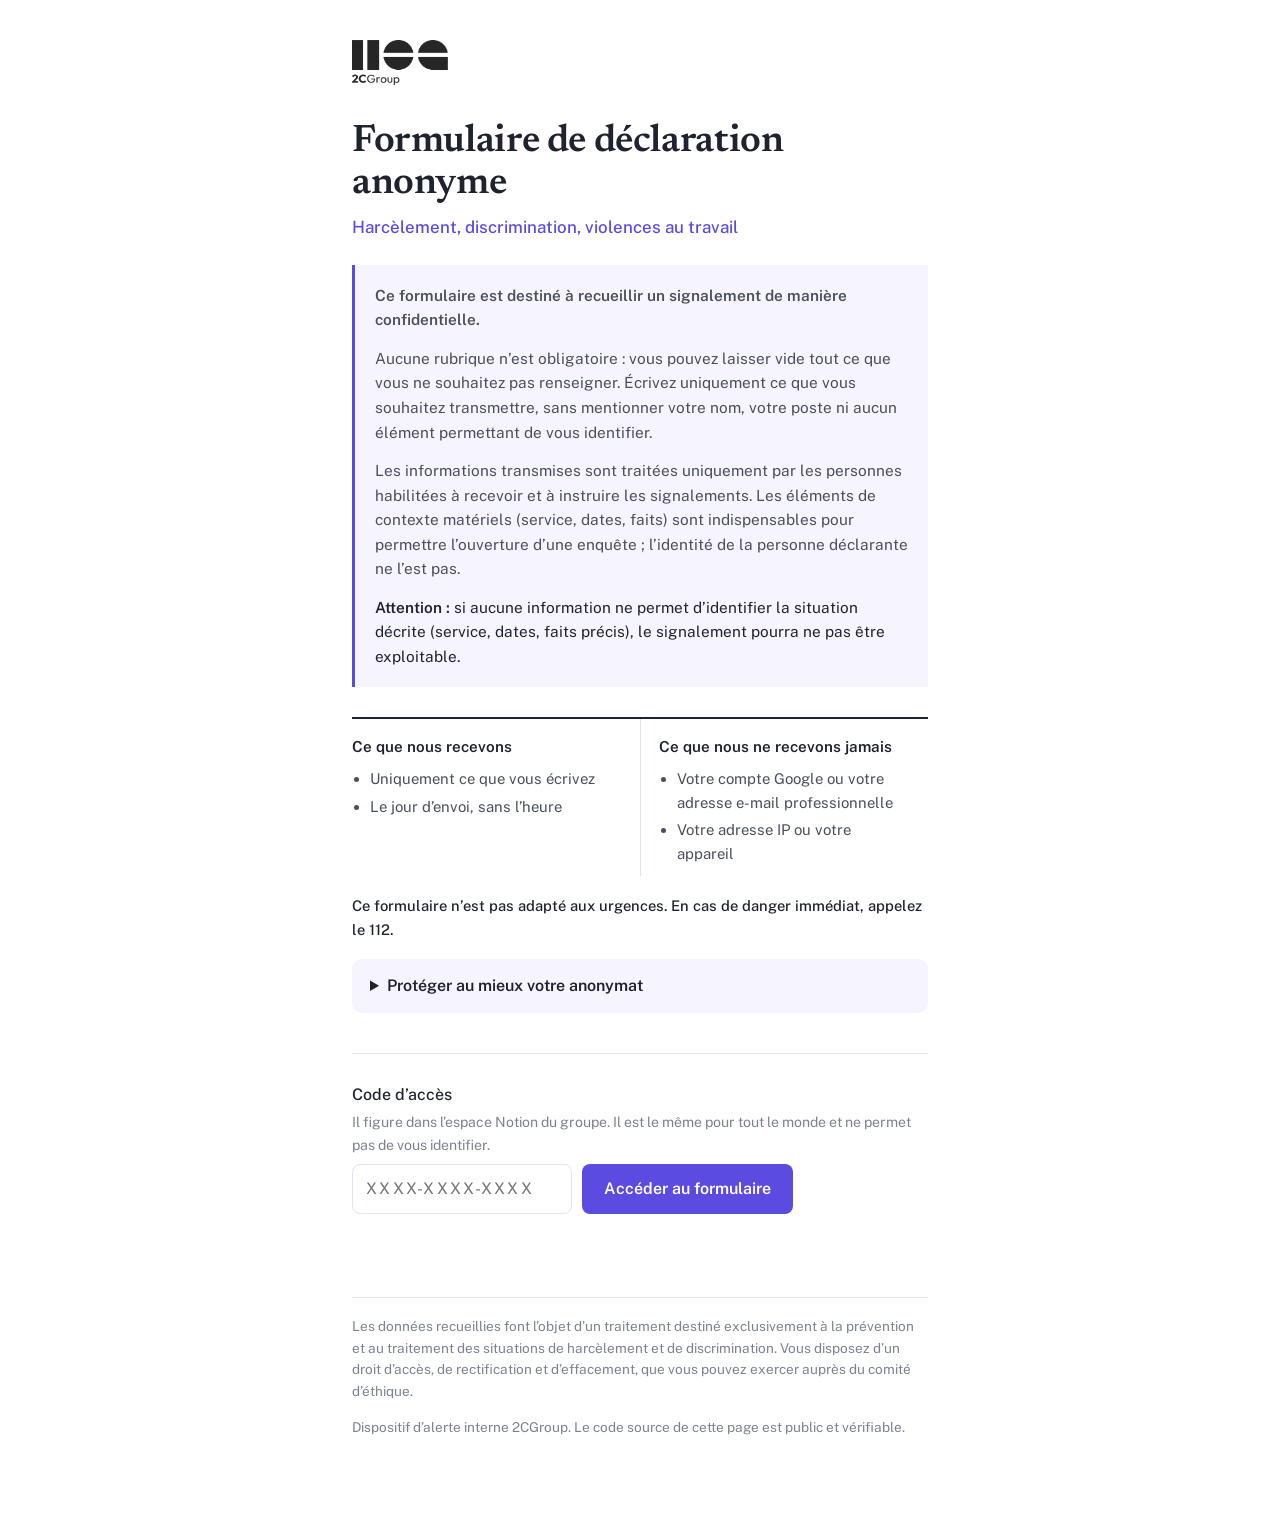
<file: docs/index.html>
<!DOCTYPE html>
<html lang="fr">
<head>
<meta charset="utf-8">
<meta name="viewport" content="width=device-width, initial-scale=1, viewport-fit=cover">
<meta http-equiv="Content-Security-Policy" content="default-src 'none'; script-src 'self'; style-src 'self'; font-src 'self'; img-src 'self'; connect-src https://script.google.com https://script.googleusercontent.com; base-uri 'none'; form-action 'none'">
<meta name="referrer" content="no-referrer">
<meta name="robots" content="noindex, nofollow">
<title>Formulaire de déclaration anonyme — 2CGroup</title>
<link rel="stylesheet" href="assets/style.css">
<script src="assets/config.js" defer></script>
<script src="assets/app.js" defer></script>
</head>
<body>
<main>
  <img class="logo" src="assets/logo.png" alt="2CGroup" width="120" height="56">

  <section id="intro">
    <h1>Formulaire de déclaration anonyme</h1>
    <p class="kicker">Harcèlement, discrimination, violences au travail</p>

    <div class="notice">
      <p><strong>Ce formulaire est destiné à recueillir un signalement de manière confidentielle.</strong></p>
      <p>Aucune rubrique n’est obligatoire&nbsp;: vous pouvez laisser vide tout ce que vous ne souhaitez pas renseigner. Écrivez uniquement ce que vous souhaitez transmettre, sans mentionner votre nom, votre poste ni aucun élément permettant de vous identifier.</p>
      <p>Les informations transmises sont traitées uniquement par les personnes habilitées à recevoir et à instruire les signalements. Les éléments de contexte matériels (service, dates, faits) sont indispensables pour permettre l’ouverture d’une enquête&nbsp;; l’identité de la personne déclarante ne l’est pas.</p>
      <p class="warn"><strong>Attention&nbsp;:</strong> si aucune information ne permet d’identifier la situation décrite (service, dates, faits précis), le signalement pourra ne pas être exploitable.</p>
    </div>

    <div class="ledger">
      <div>
        <h2 class="ledger-title">Ce que nous recevons</h2>
        <ul>
          <li>Uniquement ce que vous écrivez</li>
          <li>Le jour d’envoi, sans l’heure</li>
        </ul>
      </div>
      <div>
        <h2 class="ledger-title">Ce que nous ne recevons jamais</h2>
        <ul>
          <li>Votre compte Google ou votre adresse e-mail professionnelle</li>
          <li>Votre adresse IP ou votre appareil</li>
        </ul>
      </div>
    </div>

    <p class="urgent-line">Ce formulaire n’est pas adapté aux urgences. En cas de danger immédiat, appelez le 112.</p>

    <details>
      <summary>Protéger au mieux votre anonymat</summary>
      <ul>
        <li>Inutile de vous déconnecter de votre compte Google&nbsp;: ce formulaire n’envoie aucun cookie et ne peut pas savoir qui vous êtes.</li>
        <li>Les réseaux et ordinateurs de l’entreprise peuvent garder une trace des sites visités. Si vous le pouvez, utilisez un appareil personnel, en 4G ou sur votre wifi personnel.</li>
        <li>Évitez les détails qui vous désigneraient indirectement, sauf s’ils sont nécessaires.</li>
        <li>Pour être recontacté·e, préférez un pseudonyme et une adresse e-mail créée pour l’occasion.</li>
      </ul>
    </details>
  </section>

  <form id="gate" class="gate" novalidate autocomplete="off">
    <label for="accessCode">Code d’accès</label>
    <p class="help">Il figure dans l’espace Notion du groupe. Il est le même pour tout le monde et ne permet pas de vous identifier.</p>
    <div class="gate-row">
      <input type="text" id="accessCode" name="accessCode" maxlength="20" autocomplete="off" autocapitalize="characters" spellcheck="false" placeholder="XXXX-XXXX-XXXX" required>
      <button type="submit" id="unlock">Accéder au formulaire</button>
    </div>
    <p class="error" id="gateError" role="alert"></p>
  </form>

  <form id="report" novalidate hidden autocomplete="off">

    <fieldset>
      <legend><span class="h2">1. Identification (facultatif)</span>
        <span class="hint">Ces informations ne sont pas nécessaires à la recevabilité de votre déclaration. Elles permettent uniquement de vous recontacter si vous le souhaitez.</span></legend>
      <div class="field">
        <label for="name">Nom ou pseudonyme</label>
        <input type="text" id="name" name="name" maxlength="120" autocomplete="off">
      </div>
      <div class="field">
        <label for="contact">Adresse e-mail ou moyen de contact</label>
        <p class="help">Si vous acceptez d’être recontacté·e. Préférez une adresse personnelle ou créée pour l’occasion.</p>
        <input type="text" id="contact" name="contact" maxlength="200" autocomplete="off">
      </div>
    </fieldset>

    <fieldset>
      <legend><span class="h2">2. À quel titre effectuez-vous cette déclaration&nbsp;?</span></legend>
      <div class="checks">
        <label class="check"><input type="checkbox" name="roles" value="concerne"><span>J’ai été personnellement concerné·e par les faits</span></label>
        <label class="check"><input type="checkbox" name="roles" value="temoin"><span>J’ai été témoin direct des faits</span></label>
        <label class="check"><input type="checkbox" name="roles" value="indirect"><span>Je transmets des éléments dont j’ai eu connaissance indirectement</span></label>
        <label class="check"><input type="checkbox" name="roles" value="autre"><span>Autre</span></label>
        <input type="text" class="other" name="rolesOther" maxlength="300" aria-label="Préciser l’autre qualité" placeholder="Préciser" autocomplete="off">
      </div>
    </fieldset>

    <fieldset>
      <legend><span class="h2">3. Objet de la déclaration</span></legend>
      <div class="checks">
        <label class="check"><input type="checkbox" name="subjects" value="harcelement_moral"><span>Harcèlement moral</span></label>
        <label class="check"><input type="checkbox" name="subjects" value="harcelement_sexuel"><span>Harcèlement sexuel</span></label>
        <label class="check"><input type="checkbox" name="subjects" value="discrimination"><span>Discrimination</span></label>
        <label class="check"><input type="checkbox" name="subjects" value="violences"><span>Violences physiques ou verbales</span></label>
        <label class="check"><input type="checkbox" name="subjects" value="autre"><span>Autre</span></label>
        <input type="text" class="other" name="subjectsOther" maxlength="300" aria-label="Préciser l’autre objet" placeholder="Préciser" autocomplete="off">
      </div>
      <div class="field">
        <label for="discriminationGround">Motif de discrimination, si applicable</label>
        <p class="help">Âge, sexe, origine, handicap, religion, situation de famille, orientation sexuelle, opinions, état de santé…</p>
        <input type="text" id="discriminationGround" name="discriminationGround" maxlength="300" autocomplete="off">
      </div>
      <div class="field">
        <label for="subjectDetails">Précisions</label>
        <textarea id="subjectDetails" name="subjectDetails" maxlength="2000" autocomplete="off"></textarea>
      </div>
    </fieldset>

    <fieldset>
      <legend><span class="h2">4. Description des faits</span>
        <span class="hint">Décrivez les faits de la manière la plus précise possible, de votre point de vue, sans interprétation&nbsp;: ce qui s’est passé, comment, à quelle fréquence.</span></legend>
      <div class="field">
        <label for="description" class="sr-only">Description des faits</label>
        <textarea id="description" name="description" maxlength="10000" autocomplete="off"></textarea>
        <div class="counter"><span id="count">0</span> / 10&nbsp;000</div>
      </div>
    </fieldset>

    <fieldset>
      <legend><span class="h2">5. Dates, lieux et fréquence</span></legend>
      <div class="grid2">
        <div class="field">
          <label for="dateFrom">Date des faits, ou début de la période</label>
          <input type="date" id="dateFrom" name="dateFrom" autocomplete="off">
        </div>
        <div class="field">
          <label for="dateTo">Fin de la période <span class="opt">(si plusieurs jours)</span></label>
          <input type="date" id="dateTo" name="dateTo" autocomplete="off">
        </div>
      </div>
      <div class="field">
        <label for="place">Lieu ou service concerné</label>
        <input type="text" id="place" name="place" maxlength="300" autocomplete="off">
      </div>
      <div class="field">
        <label for="frequency">Fréquence</label>
        <select id="frequency" name="frequency" autocomplete="off">
          <option value="">Non précisée</option>
          <option value="isole">Fait isolé</option>
          <option value="repete">Répété</option>
          <option value="quotidien">Quotidien</option>
        </select>
      </div>
      <div class="field">
        <label for="usualTime">Heure habituelle, si pertinent</label>
        <input type="text" id="usualTime" name="usualTime" maxlength="100" autocomplete="off">
      </div>
    </fieldset>

    <fieldset>
      <legend><span class="h2">6. Personne(s) mise(s) en cause</span>
        <span class="hint">Ne renseignez pas de nom si vous ne le souhaitez pas&nbsp;: une fonction ou un service suffit souvent à lancer les vérifications.</span></legend>
      <div class="field">
        <label for="accusedName">Nom ou fonction</label>
        <input type="text" id="accusedName" name="accusedName" maxlength="300" autocomplete="off">
      </div>
      <div class="field">
        <label for="accusedService">Service / établissement</label>
        <input type="text" id="accusedService" name="accusedService" maxlength="300" autocomplete="off">
      </div>
      <div class="field">
        <span class="label">Lien hiérarchique avec la personne concernée</span>
        <div class="radios">
          <label class="check"><input type="radio" name="hierarchy" value="oui"><span>Oui</span></label>
          <label class="check"><input type="radio" name="hierarchy" value="non"><span>Non</span></label>
          <label class="check"><input type="radio" name="hierarchy" value="collegue"><span>Collègue</span></label>
          <label class="check"><input type="radio" name="hierarchy" value="autre"><span>Autre</span></label>
          <input type="text" class="other" id="hierarchyOther" name="hierarchyOther" maxlength="300" aria-label="Préciser le lien avec la personne concernée" placeholder="Préciser" autocomplete="off" hidden>
        </div>
      </div>
    </fieldset>

    <fieldset>
      <legend><span class="h2">7. Témoins et éléments matériels</span>
        <span class="hint">Décrivez-les sans les joindre. Ils pourront vous être demandés si vous laissez un contact.</span></legend>
      <div class="field">
        <label class="check"><input type="checkbox" name="evidence" value="temoins"><span>Témoins directs (nombre, fonction, sans nom obligatoire)</span></label>
        <input type="text" class="other" name="evidenceWitnesses" maxlength="1000" aria-label="Précisions sur les témoins" placeholder="Précisions" autocomplete="off">
      </div>
      <div class="field">
        <label class="check"><input type="checkbox" name="evidence" value="ecrits"><span>Écrits, courriels, messages, photographies, enregistrements</span></label>
        <input type="text" class="other" name="evidenceDocuments" maxlength="1000" aria-label="Précisions sur les écrits et enregistrements" placeholder="Précisions" autocomplete="off">
      </div>
      <div class="field">
        <label class="check"><input type="checkbox" name="evidence" value="medical"><span>Comptes rendus médicaux ou arrêts de travail</span></label>
        <input type="text" class="other" name="evidenceMedical" maxlength="1000" aria-label="Précisions sur les éléments médicaux" placeholder="Précisions" autocomplete="off">
      </div>
    </fieldset>

    <fieldset>
      <legend><span class="h2">8. Démarches déjà entreprises</span></legend>
      <div class="checks">
        <label class="check"><input type="checkbox" name="steps" value="aucune"><span>Aucune démarche à ce jour</span></label>
        <label class="check"><input type="checkbox" name="steps" value="hierarchie"><span>Alerte ou information de la hiérarchie</span></label>
        <label class="check"><input type="checkbox" name="steps" value="cse"><span>Saisine des représentants du personnel / CSE</span></label>
        <label class="check"><input type="checkbox" name="steps" value="inspection"><span>Déclaration à l’inspection du travail</span></label>
        <label class="check"><input type="checkbox" name="steps" value="plainte"><span>Dépôt de plainte ou de main courante</span></label>
        <label class="check"><input type="checkbox" name="steps" value="medecin"><span>Consultation du médecin du travail</span></label>
        <label class="check"><input type="checkbox" name="steps" value="autre"><span>Autre</span></label>
        <input type="text" class="other" name="stepsOther" maxlength="300" aria-label="Préciser l’autre démarche" placeholder="Préciser" autocomplete="off">
      </div>
    </fieldset>

    <fieldset>
      <legend><span class="h2">9. Ce que vous attendez de la suite donnée</span></legend>
      <div class="checks">
        <label class="check"><input type="checkbox" name="expectations" value="enquete"><span>Une enquête interne</span></label>
        <label class="check"><input type="checkbox" name="expectations" value="protection"><span>Une mesure de protection ou de mise à distance</span></label>
        <label class="check"><input type="checkbox" name="expectations" value="mediation"><span>Une médiation</span></label>
        <label class="check"><input type="checkbox" name="expectations" value="enregistrement"><span>Un simple enregistrement du signalement</span></label>
        <label class="check"><input type="checkbox" name="expectations" value="suivi" id="expectFollowUp"><span>Être informé·e de l’avancement (un moyen de contact est alors nécessaire, rubrique 1)</span></label>
        <label class="check"><input type="checkbox" name="expectations" value="autre"><span>Autre</span></label>
        <input type="text" class="other" name="expectationsOther" maxlength="300" aria-label="Préciser l’autre attente" placeholder="Préciser" autocomplete="off">
      </div>
    </fieldset>

    <fieldset>
      <legend><span class="h2">10. Situation urgente&nbsp;?</span></legend>
      <div class="radios">
        <label class="check"><input type="radio" name="urgent" value="oui"><span>Oui, risque immédiat pour la santé ou la sécurité d’une personne</span></label>
        <label class="check"><input type="radio" name="urgent" value="non"><span>Non</span></label>
      </div>
      <div class="alert" id="urgentInfo" hidden role="alert">
        <p><strong>Ce formulaire n’est pas traité en temps réel</strong>&nbsp;: les signalements sont transmis une fois par jour. Signalez la situation sans délai par un autre canal&nbsp;: un responsable, les ressources humaines ou le médecin du travail. En cas de danger immédiat, appelez le 112 (ou le 15 pour le SAMU, le 17 pour la police).</p>
      </div>
    </fieldset>

    <fieldset>
      <legend><span class="h2">11. Déclaration du déclarant</span>
        <span class="hint">Les deux cases sont obligatoires pour envoyer la déclaration.</span></legend>
      <div class="checks">
        <label class="check"><input type="checkbox" id="certifyAccurate" name="certifyAccurate" required><span>Je certifie que les informations transmises sont exactes et sincères à ma connaissance.</span></label>
        <label class="check"><input type="checkbox" id="certifyInformed" name="certifyInformed" required><span>Je suis informé·e que ce formulaire va être transmis aux personnes chargées du traitement des signalements au sein de l’organisme.</span></label>
      </div>
      <div class="hp" aria-hidden="true">
        <label for="website">Ne pas remplir</label>
        <input type="text" id="website" name="website" tabindex="-1" autocomplete="off">
      </div>
    </fieldset>

    <button type="submit" id="send">Envoyer la déclaration</button>
    <p class="error" id="error" role="alert"></p>
  </form>

  <section id="done" hidden aria-live="polite">
    <h1>Déclaration envoyée</h1>
    <p class="lead">Elle sera transmise aux personnes chargées de la traiter dans les 24&nbsp;heures. Notez ce numéro de dossier&nbsp;: il vous permettra de compléter votre déclaration plus tard en le mentionnant dans un nouvel envoi.</p>
    <p class="ref" id="ref"></p>
    <div class="copy">
      <p>Vous pouvez conserver une copie de votre déclaration. Attention&nbsp;: ce fichier restera sur l’appareil utilisé. Évitez de l’enregistrer sur un ordinateur professionnel ou partagé.</p>
      <button type="button" id="download" class="secondary">Télécharger une copie</button>
    </div>
    <p>Vous pouvez ensuite fermer cette page.</p>
  </section>

  <footer>
    <p>Les données recueillies font l’objet d’un traitement destiné exclusivement à la prévention et au traitement des situations de harcèlement et de discrimination. Vous disposez d’un droit d’accès, de rectification et d’effacement, que vous pouvez exercer auprès du comité d’éthique.</p>
    <p>Dispositif d’alerte interne 2CGroup. Le code source de cette page est public et vérifiable.</p>
  </footer>
</main>
<noscript><p class="noscript">Ce formulaire nécessite JavaScript pour chiffrer et transmettre votre déclaration.</p></noscript>
</body>
</html>
</file>
<file: docs/assets/style.css>
@font-face { font-family: "Newsreader"; font-weight: 500; font-style: normal; font-display: swap; src: url("fonts/newsreader-latin-500-normal.woff2") format("woff2"); }
@font-face { font-family: "Newsreader"; font-weight: 600; font-style: normal; font-display: swap; src: url("fonts/newsreader-latin-600-normal.woff2") format("woff2"); }
@font-face { font-family: "Public Sans"; font-weight: 400; font-style: normal; font-display: swap; src: url("fonts/public-sans-latin-400-normal.woff2") format("woff2"); }
@font-face { font-family: "Public Sans"; font-weight: 500; font-style: normal; font-display: swap; src: url("fonts/public-sans-latin-500-normal.woff2") format("woff2"); }
@font-face { font-family: "Public Sans"; font-weight: 600; font-style: normal; font-display: swap; src: url("fonts/public-sans-latin-600-normal.woff2") format("woff2"); }

:root {
  --bg: #ffffff;
  --surface: #f6f4ff;
  --line: #e4e0fa;
  --ink: #1f2330;
  --body: #4a4f5a;
  --mute: #7d8290;
  --accent: #5b4be0;
  --accent-ink: #ffffff;
  --danger: #b3261e;
  --focus: #8a7ee8;
  color-scheme: light;
}
@media (prefers-color-scheme: dark) {
  :root {
    --bg: #15161d;
    --surface: #1e1f2a;
    --line: #2f3042;
    --ink: #eceaf7;
    --body: #c3c5d0;
    --mute: #8b8fa0;
    --accent: #a99ff2;
    --accent-ink: #15161d;
    --danger: #f2a49e;
    --focus: #cdc6fa;
    color-scheme: dark;
  }
  .logo { filter: invert(1); }
}

* { box-sizing: border-box; }
[hidden] { display: none !important; }
html { background: var(--bg); }
body {
  margin: 0; background: var(--bg); color: var(--body);
  font-family: "Public Sans", system-ui, -apple-system, "Segoe UI", sans-serif;
  font-size: 16px; line-height: 1.6;
  padding-top: env(safe-area-inset-top, 0px);
  padding-bottom: env(safe-area-inset-bottom, 0px);
}
main { max-width: 620px; margin: 0 auto; padding: 40px 22px 64px; }
.logo { display: block; width: 96px; height: auto; margin-bottom: 36px; }

h1, .h2 { font-family: "Newsreader", Georgia, serif; color: var(--ink); font-weight: 600; }
h1 { font-size: 2.4rem; line-height: 1.1; margin: 0 0 14px; letter-spacing: -0.01em; }
.h2 { display: block; font-size: 1.35rem; line-height: 1.25; margin: 0 0 4px; }
p { margin: 0 0 14px; }
.lead { font-size: 1.06rem; max-width: 34em; }
.kicker { font-size: 1.06rem; color: var(--accent); font-weight: 500; margin: -6px 0 24px; }
.sr-only { position: absolute; width: 1px; height: 1px; padding: 0; margin: -1px; overflow: hidden; clip: rect(0 0 0 0); white-space: nowrap; border: 0; }

/* Encadré d'introduction de la trame */
.notice { background: var(--surface); border-left: 3px solid var(--accent); padding: 18px 20px 4px; font-size: .96rem; }
.notice .warn { color: var(--ink); }
.urgent-line { font-size: .92rem; color: var(--ink); font-weight: 500; margin: 18px 0; }

/* Ce qui est transmis, ce qui ne l'est jamais */
.ledger { display: grid; grid-template-columns: 1fr 1fr; margin: 30px 0 18px; border-top: 2px solid var(--ink); }
.ledger > div { padding: 16px 18px 6px 0; }
.ledger > div + div { padding-left: 18px; border-left: 1px solid var(--line); }
.ledger-title { margin: 0 0 8px; font-size: .95rem; color: var(--ink); font-weight: 600; font-family: inherit; }
.ledger ul { margin: 0; padding-left: 18px; font-size: .93rem; }
.ledger li { margin-bottom: 4px; }

details { background: var(--surface); border-radius: 10px; padding: 14px 18px; margin-bottom: 40px; }
summary { cursor: pointer; color: var(--ink); font-weight: 600; }
details ul { margin: 12px 0 2px; padding-left: 18px; font-size: .93rem; }
details li { margin-bottom: 6px; }

/* Écran du code d'accès */
.gate { border-top: 1px solid var(--line); padding-top: 28px; }
.gate-row { display: flex; gap: 10px; flex-wrap: wrap; }
#accessCode { flex: 0 1 220px; letter-spacing: .08em; text-transform: uppercase; }

fieldset { border: 0; padding: 0; margin: 0 0 38px; min-width: 0; }
legend { padding: 26px 0 0; margin-bottom: 16px; width: 100%; border-top: 1px solid var(--line); }
legend .step { display: block; color: var(--accent); font-weight: 600; font-size: .9rem; margin-bottom: 2px; }
legend .hint { display: block; font-size: .92rem; color: var(--mute); font-weight: 400; margin-top: 2px; }

.field { margin-bottom: 20px; }
.label { display: block; color: var(--ink); font-weight: 500; margin-bottom: 8px; }
.checks, .radios { display: grid; gap: 10px; margin-bottom: 20px; }
.checks .other, .field .other { margin-top: 2px; }
.field > .check + .other { margin-top: 8px; }
.grid2 { display: grid; grid-template-columns: 1fr 1fr; gap: 0 16px; }
input[type=date] { width: 100%; font: inherit; color: var(--ink); background: var(--bg); border: 1px solid var(--line); border-radius: 8px; padding: 10px 13px; }
.alert { border: 1.5px solid var(--danger); border-radius: 8px; padding: 14px 16px 2px; margin-top: 4px; font-size: .95rem; }
.alert p { color: var(--ink); }
label { display: block; color: var(--ink); font-weight: 500; margin-bottom: 6px; }
label .opt { color: var(--mute); font-weight: 400; }
.help { font-size: .88rem; color: var(--mute); margin: -2px 0 8px; }
input[type=text], input[type=email], select, textarea {
  width: 100%; font: inherit; color: var(--ink); background: var(--bg);
  border: 1px solid var(--line); border-radius: 8px; padding: 11px 13px;
}
textarea { min-height: 120px; resize: vertical; }
#description { min-height: 220px; }
input:focus-visible, select:focus-visible, .check input:focus-visible, textarea:focus-visible, button:focus-visible, summary:focus-visible {
  outline: 3px solid var(--focus); outline-offset: 2px;
}
.counter { text-align: right; font-size: .8rem; color: var(--mute); margin-top: 4px; }

.check { display: flex; gap: 12px; align-items: flex-start; font-weight: 400; color: var(--body); font-size: .95rem; }
.check input { width: 20px; height: 20px; margin-top: 3px; accent-color: var(--accent); flex-shrink: 0; }

.hp { position: absolute; left: -9999px; width: 1px; height: 1px; overflow: hidden; }

button {
  font: inherit; font-weight: 600; background: var(--accent); color: var(--accent-ink);
  border: 0; border-radius: 8px; padding: 12px 22px; cursor: pointer;
}
#send { padding: 14px 26px; }
button.secondary { background: transparent; color: var(--accent); border: 1.5px solid var(--accent); }
.copy { background: var(--surface); border-radius: 10px; padding: 16px 18px; margin-bottom: 18px; font-size: .95rem; }
button[disabled] { opacity: .6; cursor: progress; }
.error { color: var(--danger); font-size: .93rem; margin-top: 14px; min-height: 1.4em; }

.ref {
  font-family: "Newsreader", Georgia, serif; font-size: 2.6rem; color: var(--accent);
  letter-spacing: .06em; margin: 8px 0 22px;
}
footer { margin-top: 48px; padding-top: 18px; border-top: 1px solid var(--line); font-size: .85rem; color: var(--mute); }
.noscript { max-width: 620px; margin: 0 auto 40px; padding: 0 22px; color: var(--danger); }

@media (max-width: 560px) {
  h1 { font-size: 2rem; }
  .ledger { grid-template-columns: 1fr; }
  .ledger > div + div { padding-left: 0; border-left: 0; border-top: 1px solid var(--line); }
  #accessCode { flex-basis: 100%; }
  .grid2 { grid-template-columns: 1fr; }
  button { width: 100%; }
}
@media (prefers-reduced-motion: no-preference) {
  .appear { animation: appear .35s ease-out; }
  @keyframes appear { from { opacity: 0; transform: translateY(6px); } to { opacity: 1; transform: none; } }
}
</file>
